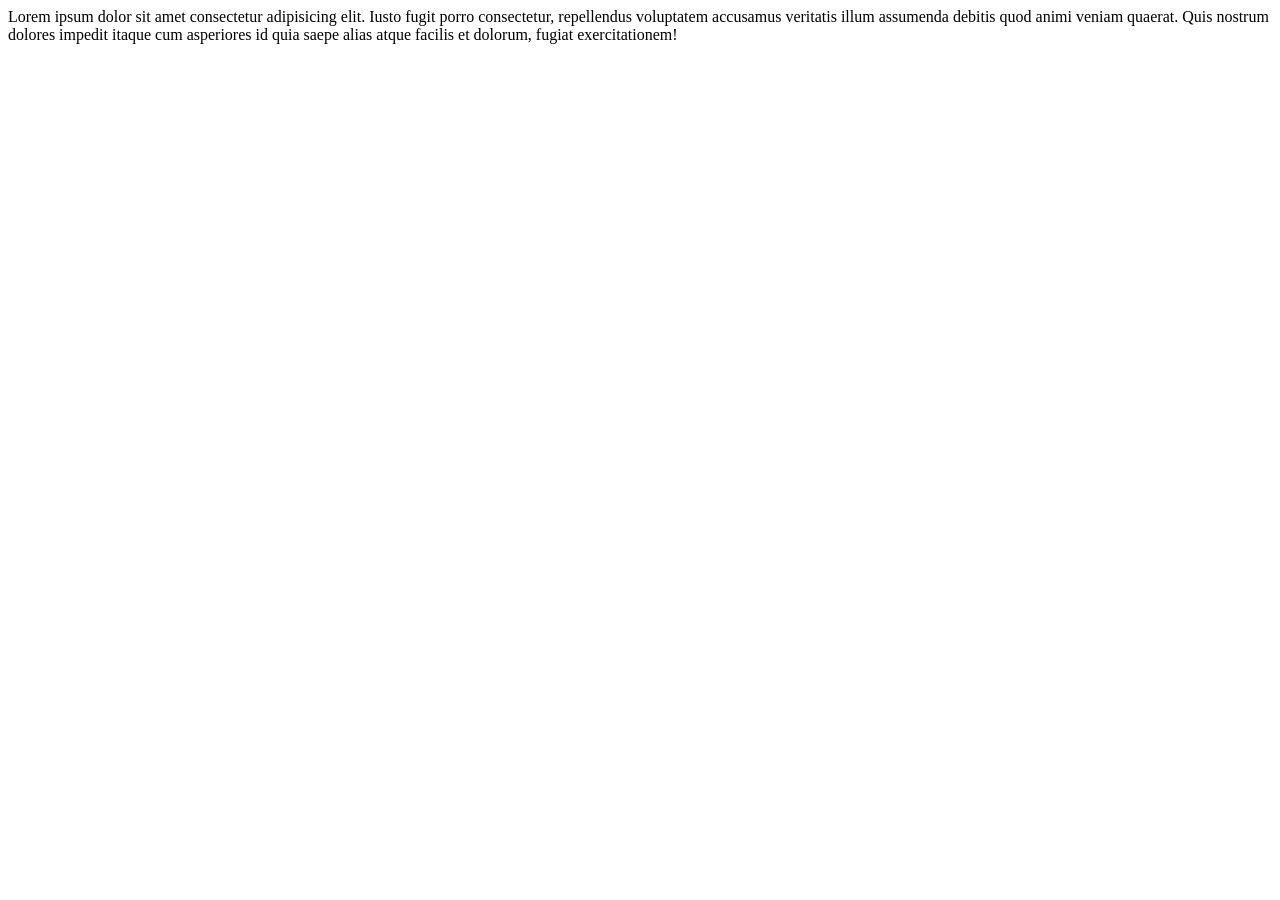
<file: Day 1/index.html>
<!DOCTYPE html>
<html lang="en">
<head>
    <meta charset="UTF-8">
    <meta name="viewport" content="width=device-width, initial-scale=1.0">
    <title>Document</title>
</head>
<body>
    Lorem ipsum dolor sit amet consectetur adipisicing elit. Iusto fugit porro consectetur, repellendus voluptatem accusamus veritatis illum assumenda debitis quod animi veniam quaerat. Quis nostrum dolores impedit itaque cum asperiores id quia saepe alias atque facilis et dolorum, fugiat exercitationem!
</body>
</html>
</file>
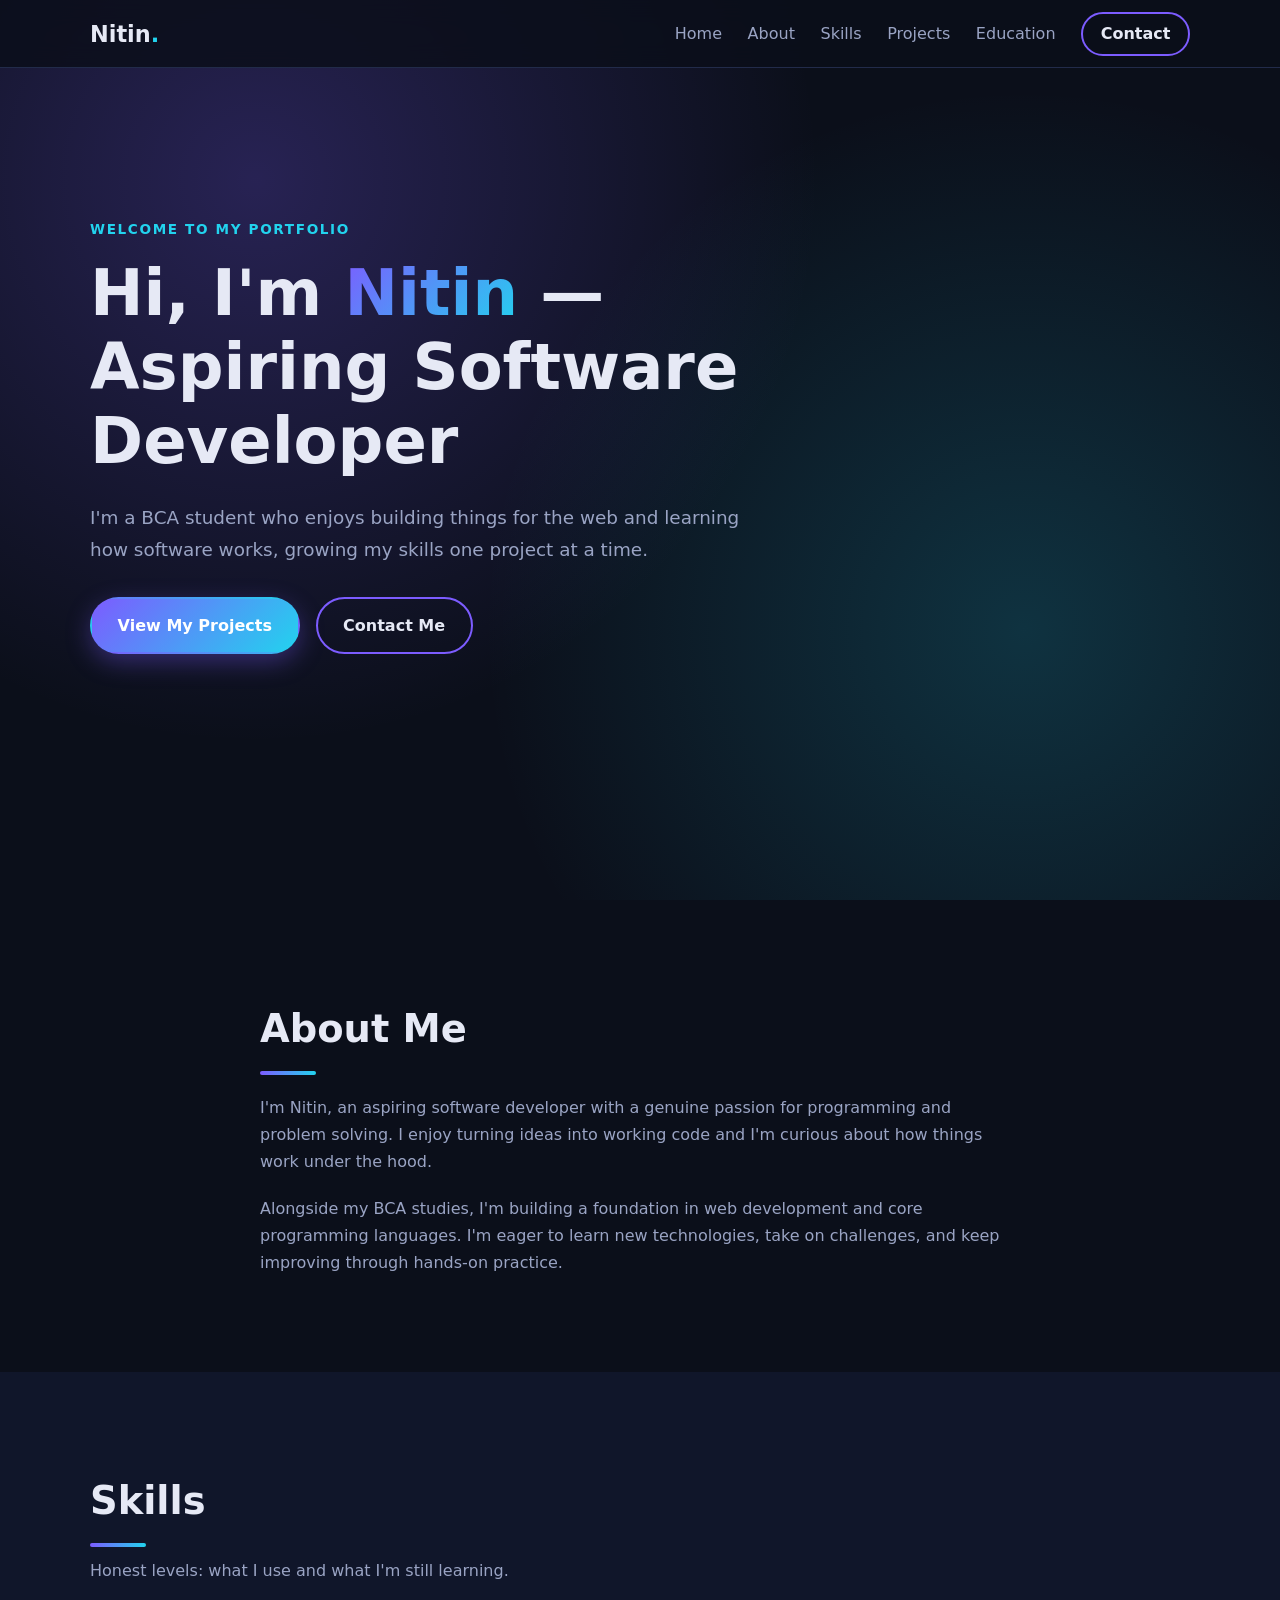
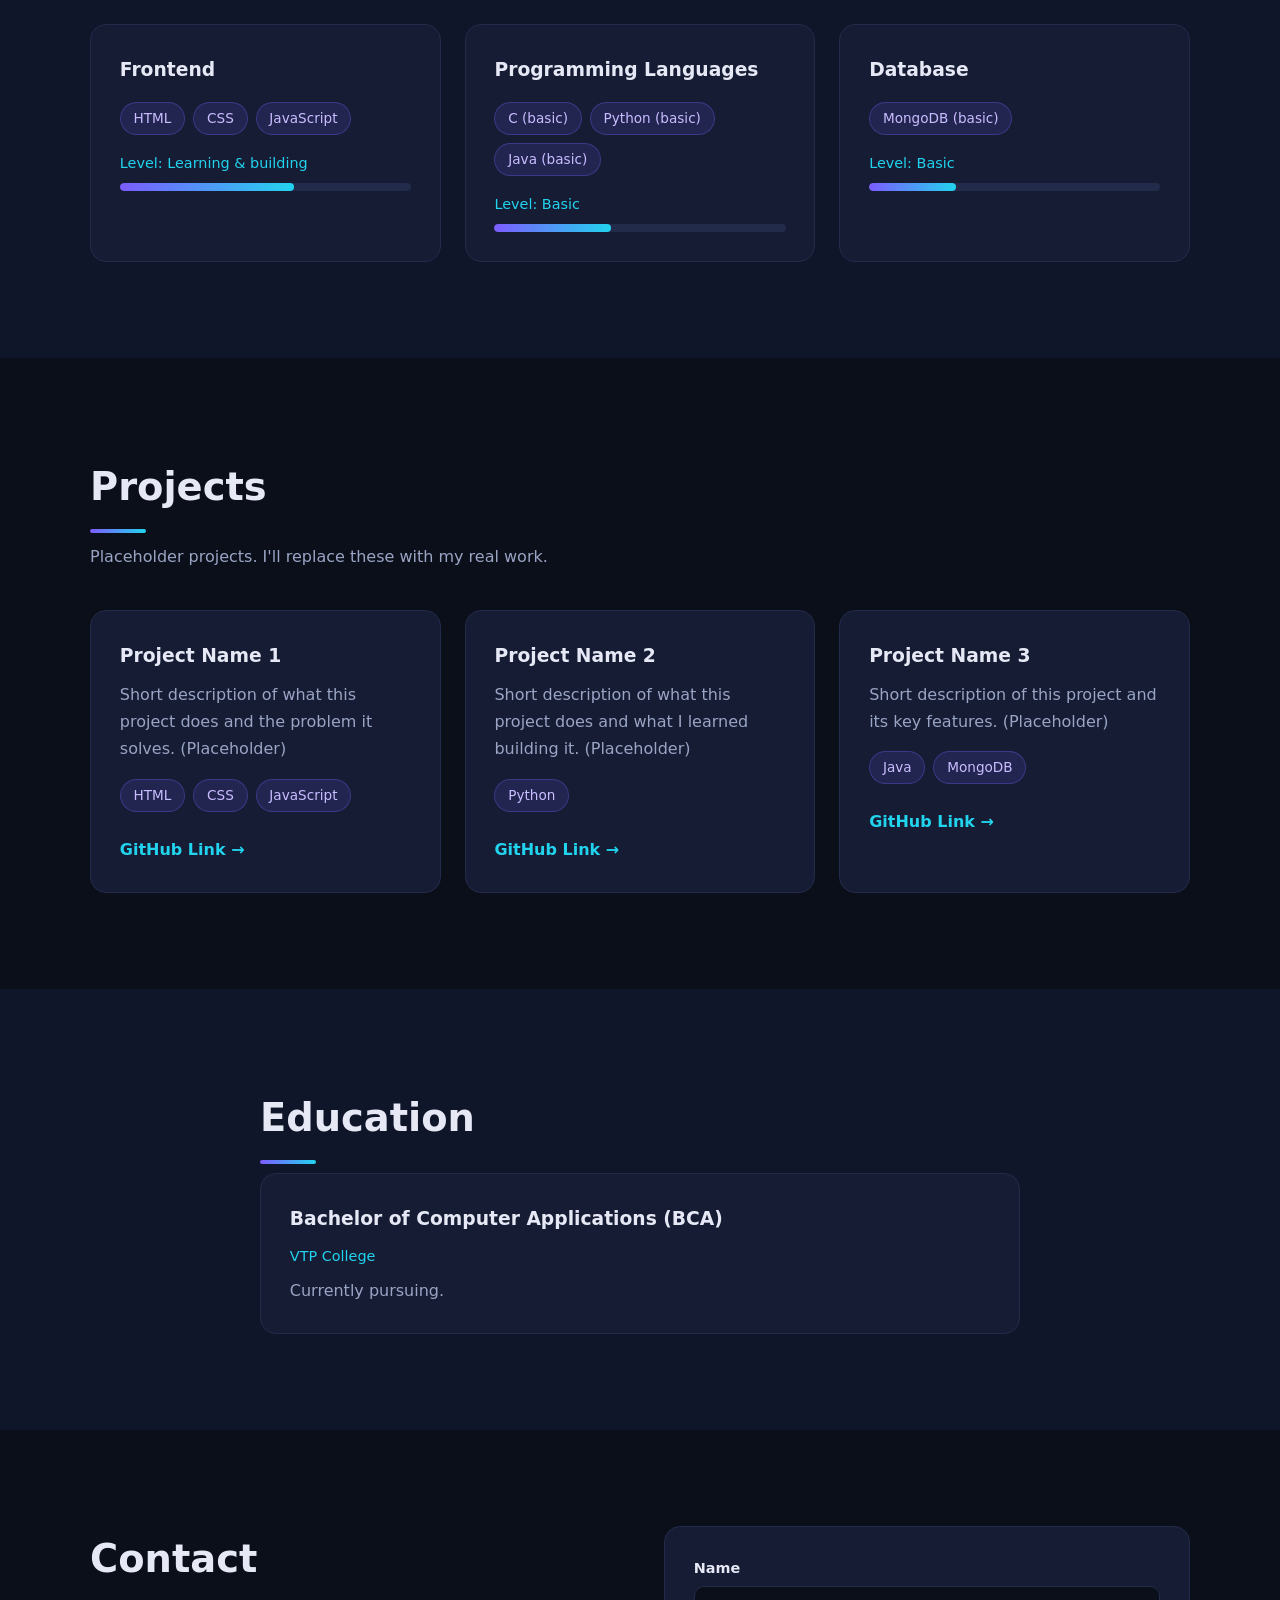
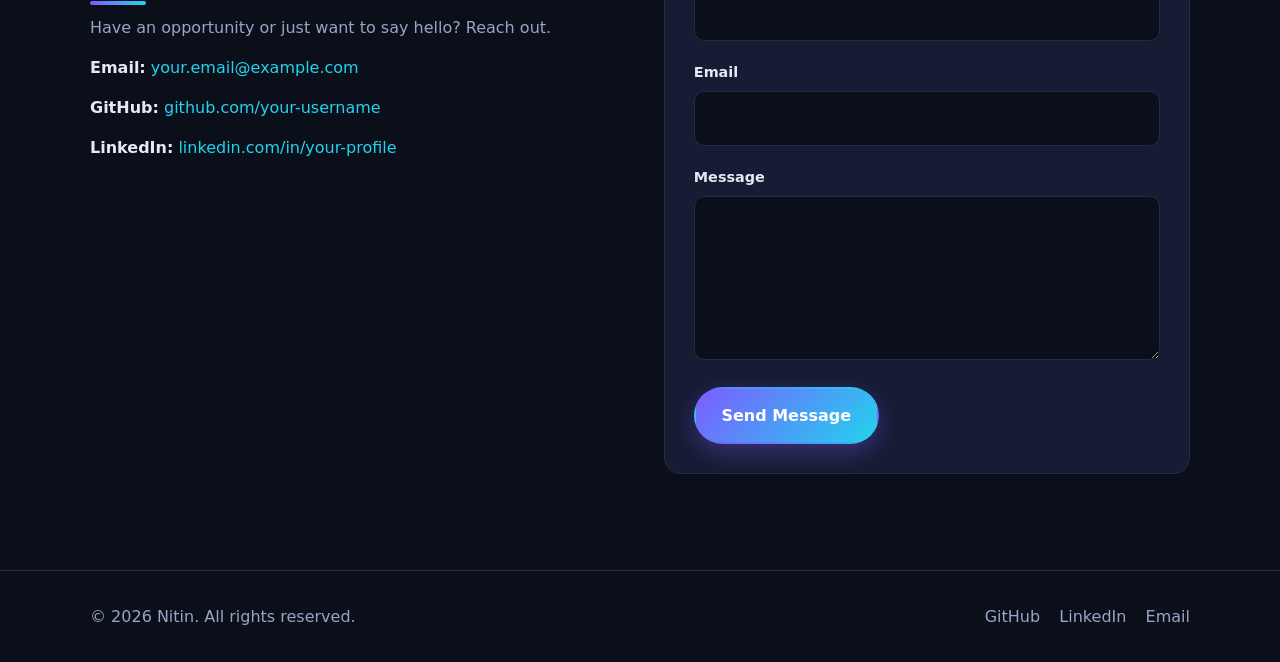
<file: Day-2/level0/demo.html>
<!DOCTYPE html>
<html lang="en">
<head>
<meta charset="UTF-8">
<meta name="viewport" content="width=device-width, initial-scale=1">
<title>Nitin | Aspiring Software Developer</title>
<meta name="description" content="Portfolio of Nitin, an aspiring software developer and BCA student at VTP College.">
<meta name="theme-color" content="#0b0f1a">
<style>
:root{--bg:#0b0f1a;--bg2:#10162a;--card:#151c33;--bd:#222b4a;--tx:#e6e9f5;--mu:#9aa4c4;--a1:#7c5cff;--a2:#22d3ee}
*{box-sizing:border-box;margin:0;padding:0}
html{scroll-behavior:smooth;scroll-padding-top:70px}
body{font-family:system-ui,-apple-system,"Segoe UI",Roboto,sans-serif;background:var(--bg);color:var(--tx);line-height:1.7}
a{color:inherit;text-decoration:none}ul{list-style:none}
:focus-visible{outline:3px solid var(--a2);outline-offset:3px}
.wrap{width:min(1100px,92%);margin:auto}
.skip{position:absolute;left:-999px}.skip:focus{left:8px;top:8px;background:var(--a1);padding:8px 14px;border-radius:8px;z-index:99}

/* Header + CSS-only mobile menu */
header{position:fixed;inset:0 0 auto;height:68px;z-index:50;background:rgba(11,15,26,.85);backdrop-filter:blur(12px);border-bottom:1px solid var(--bd)}
nav{display:flex;align-items:center;justify-content:space-between;height:68px}
.logo{font-weight:800;font-size:1.4rem}.logo b{color:var(--a2)}
nav ul{display:flex;align-items:center;gap:1.6rem}
nav ul a{color:var(--mu);transition:color .2s}nav ul a:hover{color:var(--tx)}
#menu{position:absolute;opacity:0;pointer-events:none}
.burger{display:none;cursor:pointer;width:42px;height:42px;flex-direction:column;justify-content:center;align-items:center;gap:6px}
.burger i{width:24px;height:2px;background:var(--tx);transition:.3s}
#menu:focus-visible+.burger{outline:3px solid var(--a2)}
#menu:checked+.burger i:nth-child(1){transform:translateY(8px) rotate(45deg)}
#menu:checked+.burger i:nth-child(2){opacity:0}
#menu:checked+.burger i:nth-child(3){transform:translateY(-8px) rotate(-45deg)}

.btn{display:inline-block;padding:.8rem 1.6rem;border-radius:999px;font-weight:600;border:2px solid transparent;cursor:pointer;font:inherit;font-weight:600;transition:transform .2s,box-shadow .2s,background .2s}
.btn:hover{transform:translateY(-3px)}
.pri{background:linear-gradient(135deg,var(--a1),var(--a2));color:#fff;box-shadow:0 8px 24px rgba(124,92,255,.35)}
.pri:hover{box-shadow:0 12px 30px rgba(34,211,238,.35)}
.out{border-color:var(--a1)}.out:hover{background:rgba(124,92,255,.15)}
nav ul .sm{padding:.4rem 1.1rem;border-color:var(--a1);color:var(--tx)}nav ul .sm:hover{background:var(--a1)}

/* Hero */
.hero{min-height:100vh;display:flex;align-items:center;padding-top:68px;background:radial-gradient(circle at 20% 20%,rgba(124,92,255,.25),transparent 45%),radial-gradient(circle at 80% 70%,rgba(34,211,238,.18),transparent 45%)}
.eyebrow{color:var(--a2);font-weight:600;letter-spacing:.12em;text-transform:uppercase;font-size:.85rem;margin-bottom:1rem}
h1{font-size:clamp(2.2rem,6vw,4rem);line-height:1.15;max-width:18ch}
.grad{background:linear-gradient(135deg,var(--a1),var(--a2));-webkit-background-clip:text;background-clip:text;color:transparent}
.lead{color:var(--mu);font-size:1.15rem;max-width:56ch;margin:1.5rem 0 2rem}
.acts{display:flex;flex-wrap:wrap;gap:1rem}
.hero .wrap>*{animation:up .8s both}.hero .wrap>:nth-child(2){animation-delay:.1s}.hero .wrap>:nth-child(3){animation-delay:.2s}.hero .wrap>:nth-child(4){animation-delay:.3s}
@keyframes up{from{opacity:0;transform:translateY(24px)}to{opacity:1;transform:none}}

/* Sections */
section{padding:6rem 0}.alt{background:var(--bg2)}
h2{font-size:clamp(1.8rem,4vw,2.4rem);margin-bottom:.6rem}
h2::after{content:"";display:block;width:56px;height:4px;margin-top:.6rem;border-radius:4px;background:linear-gradient(90deg,var(--a1),var(--a2))}
.sub{color:var(--mu);margin-bottom:2.5rem}
.narrow{width:min(760px,92%);margin:auto}
#about p{color:var(--mu);margin-top:1.2rem}
.grid{display:grid;gap:1.5rem;grid-template-columns:repeat(auto-fit,minmax(250px,1fr))}
.card{background:var(--card);border:1px solid var(--bd);border-radius:16px;padding:1.8rem;transition:transform .3s,border-color .3s,box-shadow .3s}
.card:hover{transform:translateY(-6px);border-color:var(--a1);box-shadow:0 16px 40px rgba(0,0,0,.4)}
.card h3{margin-bottom:.6rem}.card p{color:var(--mu)}
.tags{display:flex;flex-wrap:wrap;gap:.5rem;margin:1rem 0}
.tags li{font-size:.85rem;padding:.25rem .8rem;border-radius:999px;background:rgba(124,92,255,.15);color:#c9bdff;border:1px solid rgba(124,92,255,.3)}
.lvl{font-size:.9rem;color:var(--a2)!important;margin-bottom:.5rem}
.bar{height:8px;border-radius:8px;background:var(--bd);overflow:hidden}
.bar span{display:block;height:100%;border-radius:8px;background:linear-gradient(90deg,var(--a1),var(--a2));animation:fill 1.4s ease both}
@keyframes fill{from{width:0}}
.lnk{display:inline-block;margin-top:.5rem;color:var(--a2);font-weight:600}.lnk:hover{text-decoration:underline}

/* Contact */
.contact{display:grid;gap:3rem;grid-template-columns:1fr 1fr;align-items:start}
.contact li{margin-top:.8rem}.contact li a{color:var(--a2)}.contact li a:hover{text-decoration:underline}
.contact>div>p{color:var(--mu)}
label{display:block;margin:0 0 .4rem;font-weight:600;font-size:.9rem}
.f{margin-bottom:1.2rem}
input,textarea{width:100%;padding:.8rem 1rem;border-radius:10px;border:1px solid var(--bd);background:var(--bg);color:var(--tx);font:inherit}
input:focus,textarea:focus{border-color:var(--a2);outline:none;box-shadow:0 0 0 3px rgba(34,211,238,.2)}
input:user-invalid,textarea:user-invalid{border-color:#ff7b8a}

footer{border-top:1px solid var(--bd);padding:2rem 0;color:var(--mu)}
.fi{display:flex;flex-wrap:wrap;gap:1rem;justify-content:space-between;align-items:center}
.soc{display:flex;gap:1.2rem}.soc a:hover{color:var(--a2)}

@media(max-width:820px){
 .burger{display:flex}
 nav ul{position:fixed;top:68px;left:0;right:0;flex-direction:column;gap:1.2rem;padding:2rem;background:var(--bg2);border-bottom:1px solid var(--bd);transform:translateY(-130%);visibility:hidden;transition:transform .3s,visibility .3s}
 #menu:checked~ul{transform:none;visibility:visible}
 .contact{grid-template-columns:1fr}
 section{padding:4.5rem 0}
}
@media(prefers-reduced-motion:reduce){html{scroll-behavior:auto}*{animation:none!important;transition:none!important}}
</style>
</head>
<body>
<a class="skip" href="#main">Skip to content</a>

<header>
 <nav class="wrap" aria-label="Main navigation">
  <a href="#home" class="logo">Nitin<b>.</b></a>
  <input type="checkbox" id="menu" aria-label="Toggle menu">
  <label for="menu" class="burger" aria-hidden="true"><i></i><i></i><i></i></label>
  <ul>
   <li><a href="#home">Home</a></li>
   <li><a href="#about">About</a></li>
   <li><a href="#skills">Skills</a></li>
   <li><a href="#projects">Projects</a></li>
   <li><a href="#education">Education</a></li>
   <li><a href="#contact" class="btn sm">Contact</a></li>
  </ul>
 </nav>
</header>

<main id="main">
 <section id="home" class="hero">
  <div class="wrap">
   <p class="eyebrow">Welcome to my portfolio</p>
   <h1>Hi, I'm <span class="grad">Nitin</span> — Aspiring Software Developer</h1>
   <p class="lead">I'm a BCA student who enjoys building things for the web and learning how software works, growing my skills one project at a time.</p>
   <div class="acts">
    <a href="#projects" class="btn pri">View My Projects</a>
    <a href="#contact" class="btn out">Contact Me</a>
   </div>
  </div>
 </section>

 <section id="about">
  <div class="narrow">
   <h2>About Me</h2>
   <p>I'm Nitin, an aspiring software developer with a genuine passion for programming and problem solving. I enjoy turning ideas into working code and I'm curious about how things work under the hood.</p>
   <p>Alongside my BCA studies, I'm building a foundation in web development and core programming languages. I'm eager to learn new technologies, take on challenges, and keep improving through hands-on practice.</p>
  </div>
 </section>

 <section id="skills" class="alt">
  <div class="wrap">
   <h2>Skills</h2>
   <p class="sub">Honest levels: what I use and what I'm still learning.</p>
   <div class="grid">
    <article class="card"><h3>Frontend</h3>
     <ul class="tags"><li>HTML</li><li>CSS</li><li>JavaScript</li></ul>
     <p class="lvl">Level: Learning &amp; building</p>
     <div class="bar" role="img" aria-label="Frontend: learning and building"><span style="width:60%"></span></div></article>
    <article class="card"><h3>Programming Languages</h3>
     <ul class="tags"><li>C (basic)</li><li>Python (basic)</li><li>Java (basic)</li></ul>
     <p class="lvl">Level: Basic</p>
     <div class="bar" role="img" aria-label="Programming languages: basic"><span style="width:40%"></span></div></article>
    <article class="card"><h3>Database</h3>
     <ul class="tags"><li>MongoDB (basic)</li></ul>
     <p class="lvl">Level: Basic</p>
     <div class="bar" role="img" aria-label="Database: basic"><span style="width:30%"></span></div></article>
   </div>
  </div>
 </section>

 <section id="projects">
  <div class="wrap">
   <h2>Projects</h2>
   <p class="sub">Placeholder projects. I'll replace these with my real work.</p>
   <div class="grid">
    <article class="card"><h3>Project Name 1</h3><p>Short description of what this project does and the problem it solves. (Placeholder)</p>
     <ul class="tags"><li>HTML</li><li>CSS</li><li>JavaScript</li></ul>
     <a class="lnk" href="#" target="_blank" rel="noopener">GitHub Link →</a></article>
    <article class="card"><h3>Project Name 2</h3><p>Short description of what this project does and what I learned building it. (Placeholder)</p>
     <ul class="tags"><li>Python</li></ul>
     <a class="lnk" href="#" target="_blank" rel="noopener">GitHub Link →</a></article>
    <article class="card"><h3>Project Name 3</h3><p>Short description of this project and its key features. (Placeholder)</p>
     <ul class="tags"><li>Java</li><li>MongoDB</li></ul>
     <a class="lnk" href="#" target="_blank" rel="noopener">GitHub Link →</a></article>
   </div>
  </div>
 </section>

 <section id="education" class="alt">
  <div class="narrow">
   <h2>Education</h2>
   <article class="card"><h3>Bachelor of Computer Applications (BCA)</h3>
    <p class="lvl">VTP College</p><p>Currently pursuing.</p></article>
  </div>
 </section>

 <section id="contact">
  <div class="wrap contact">
   <div>
    <h2>Contact</h2>
    <p>Have an opportunity or just want to say hello? Reach out.</p>
    <ul>
     <li><strong>Email:</strong> <a href="mailto:your.email@example.com">your.email@example.com</a></li>
     <li><strong>GitHub:</strong> <a href="https://github.com/your-username" target="_blank" rel="noopener">github.com/your-username</a></li>
     <li><strong>LinkedIn:</strong> <a href="https://linkedin.com/in/your-profile" target="_blank" rel="noopener">linkedin.com/in/your-profile</a></li>
    </ul>
   </div>
   <!-- Opens the visitor's email app. Replace the address with yours. -->
   <form class="card" action="mailto:your.email@example.com" method="post" enctype="text/plain">
    <div class="f"><label for="name">Name</label><input id="name" name="name" type="text" autocomplete="name" required minlength="2"></div>
    <div class="f"><label for="email">Email</label><input id="email" name="email" type="email" autocomplete="email" required></div>
    <div class="f"><label for="message">Message</label><textarea id="message" name="message" rows="5" required minlength="10"></textarea></div>
    <button type="submit" class="btn pri">Send Message</button>
   </form>
  </div>
 </section>
</main>

<footer>
 <div class="wrap fi">
  <p>&copy; 2026 Nitin. All rights reserved.</p>
  <ul class="soc">
   <li><a href="https://github.com/your-username" target="_blank" rel="noopener">GitHub</a></li>
   <li><a href="https://linkedin.com/in/your-profile" target="_blank" rel="noopener">LinkedIn</a></li>
   <li><a href="mailto:your.email@example.com">Email</a></li>
  </ul>
 </div>
</footer>
</body>
</html>
</file>
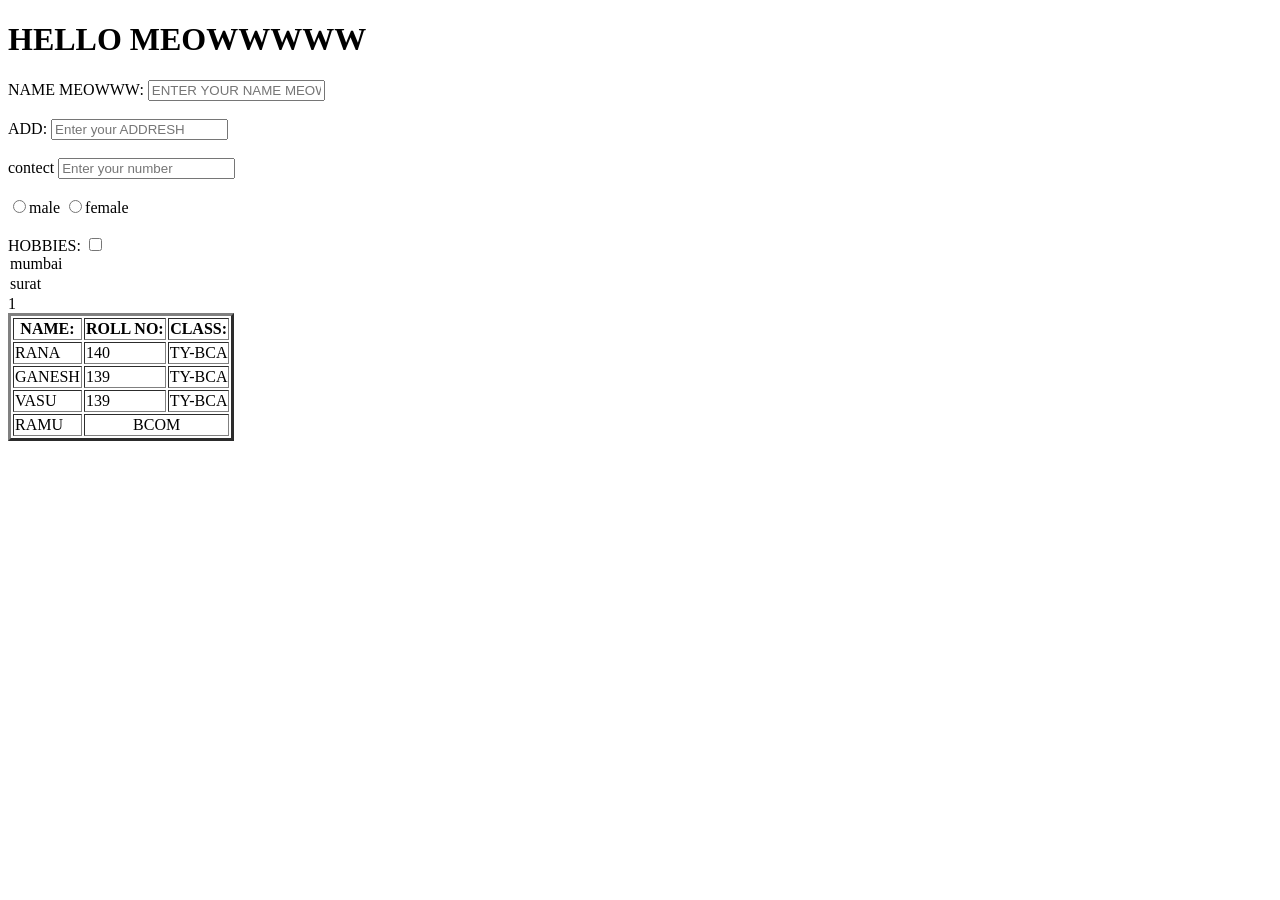
<file: Day-2/level0/Home.html>
<!DOCTYPE html>
<html lang="en">
<head>
    <meta charset="UTF-8">
    <meta name="viewport" content="width=device-width, initial-scale=1.0">
    <title>DEMO</title>
</head>
<form action=""> 
    <body>
        <h1>HELLO MEOWWWWW</h1>
        <label for="name"> NAME MEOWWW:
            <input type="text" for="name" placeholder="ENTER YOUR NAME MEOWWWWW">
        </label><br><br>
        <label for="addresh">ADD:
            <input type="text" for="addresh" placeholder="Enter your ADDRESH"
        </label><br><br>
        <label for="contect">contect
            <input type="numaric" for="number" placeholder="Enter your number" maxlength="10">
        </label><br><br>
        <label for="option">
            <input type="radio" name="gender" >male
            <input type="radio" name="gender">female
        </label><br><br>
        HOBBIES:
        <input type="checkbox" multiple>
        <option id="checkbox" >mumbai</option>
        <option id="checkbox">surat</option>        
        </form>
    
    <table border="3">
        <tr>
            <th>NAME:</th>
            <th>ROLL NO:</th>
            <th>CLASS:</th>
        </tr>
        <tr>
            <td>RANA</td>
            <TD>140</TD>
            <td>TY-BCA</td>
        </tr>
        <tr>
            <td>GANESH</td>
            <td>139</td>
            <td>TY-BCA</td>
        </tr>
        <tr>
            <td>VASU</td>
            <td>139</td>
            <td>TY-BCA</td>
        </tr>  
        1<tr>
            <td>RAMU</td>
            <td colspan="2" style="text-align: center;">BCOM</td>
        </tr>  
        
        </table>
</body>
</html>
</file>
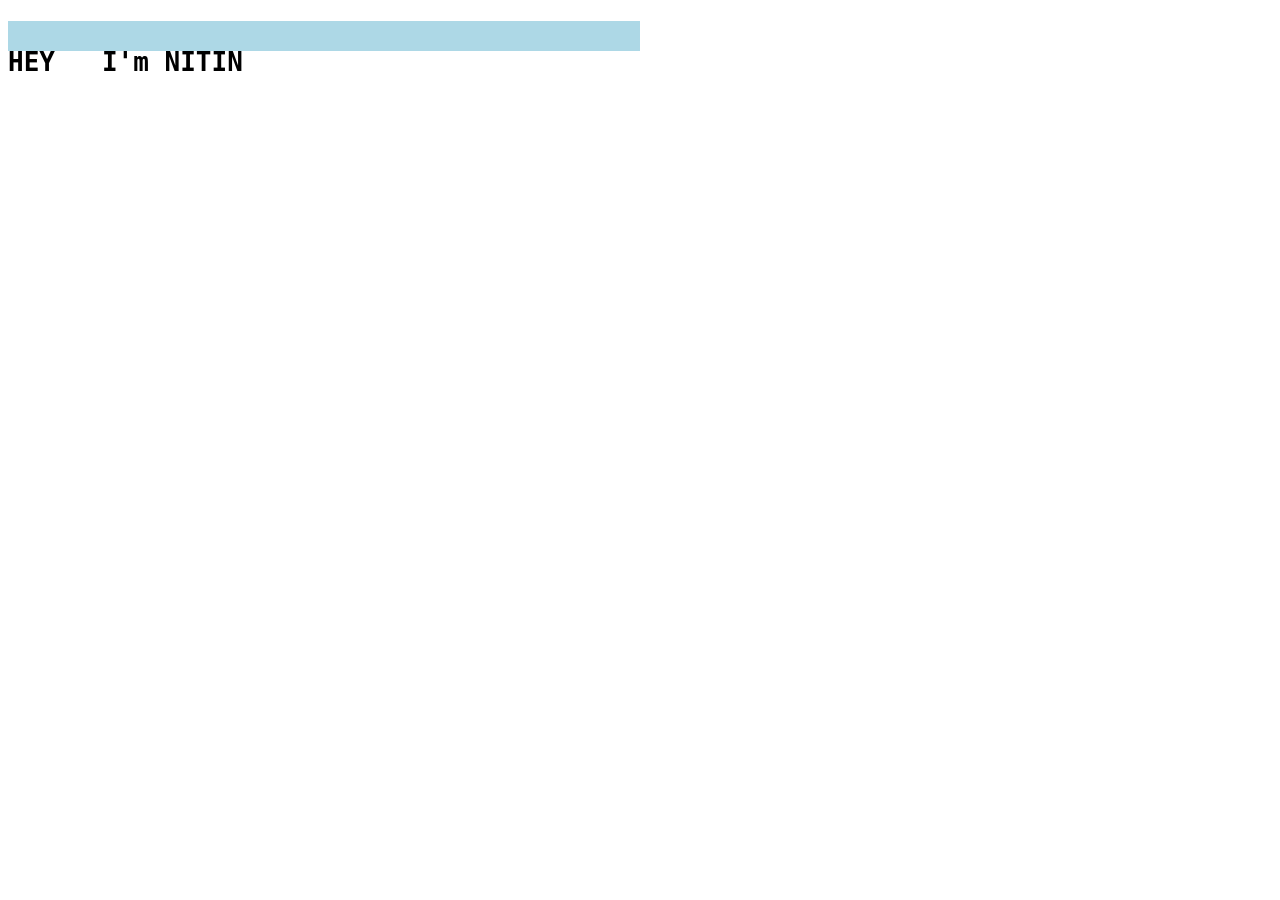
<file: Day-2/level0/portfolio.html>
<!DOCTYPE html>
<html lang="en">

<head>  
    <meta charset="UTF-8">
    <meta name="viewport" content="width=device-width, initial-scale=1.0">
    <title>portfolio</title>
    <link rel="StyleSheet" href="protf.css">
</head>

<body>
    <h1><pre>HEY   I'm NITIN</pre></h1>&nbsp;&nbsp;&nbsp;&nbsp;&nbsp;&nbsp;

    
</body>

</html>
</file>
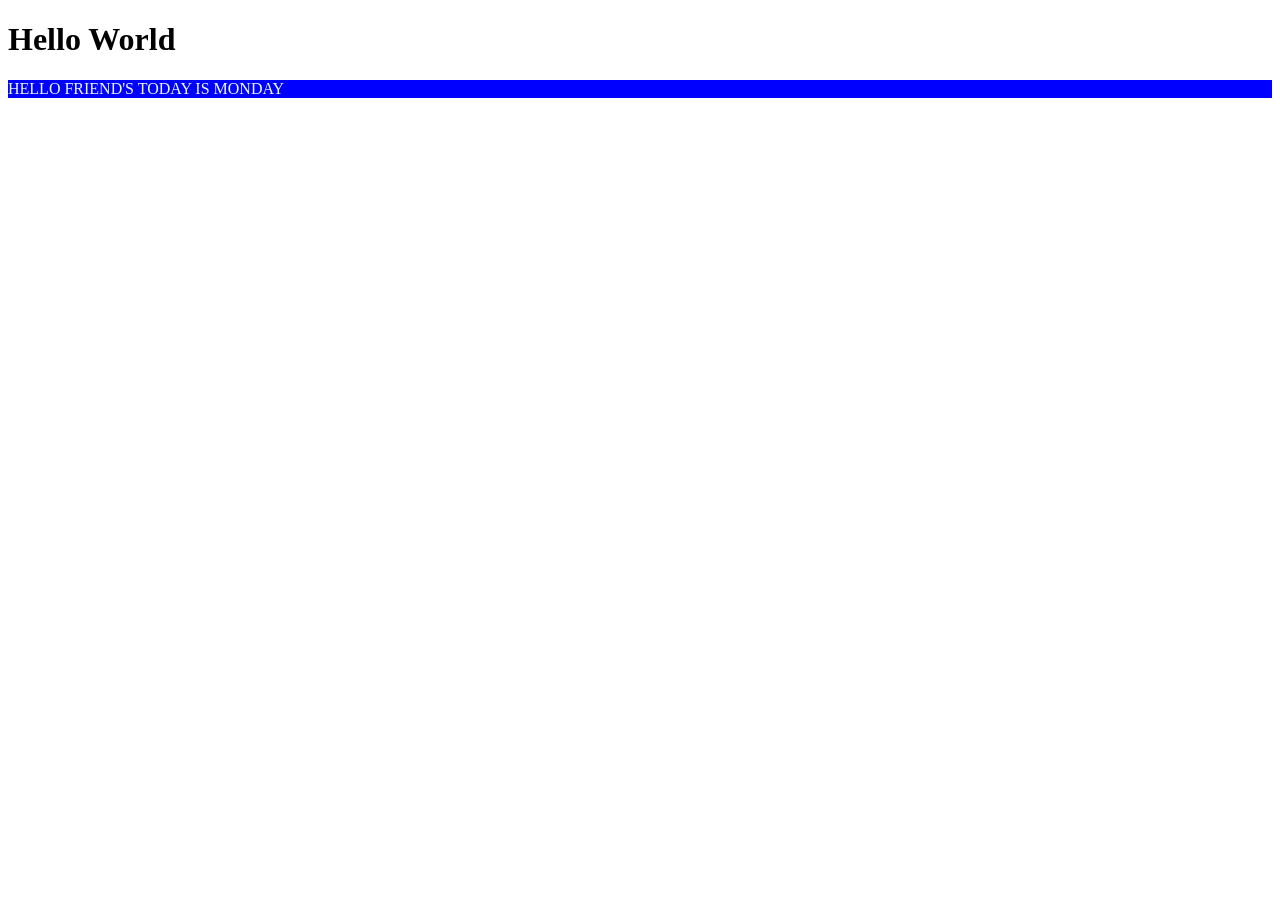
<file: Day-2/level0/Q1.html>
<!DOCTYPE html>
<html lang="en">
<head>
    <meta charset="UTF-8">
    <meta name="viewport" content="width=device-width, initial-scale=1.0">
    <title>Document</title>
    <style>
        #box{
            background-color: blue;
            color: aliceblue;
            /* margin: 0px auto;
            padding: 10px;
            width: 70px;
            height: 10px; */

        }
    </style>
</head>
<body>
    <h1>Hello World</h1>
    <div id="box">
        HELLO FRIEND'S TODAY IS MONDAY
    </div>
</body>
</html>
</file>
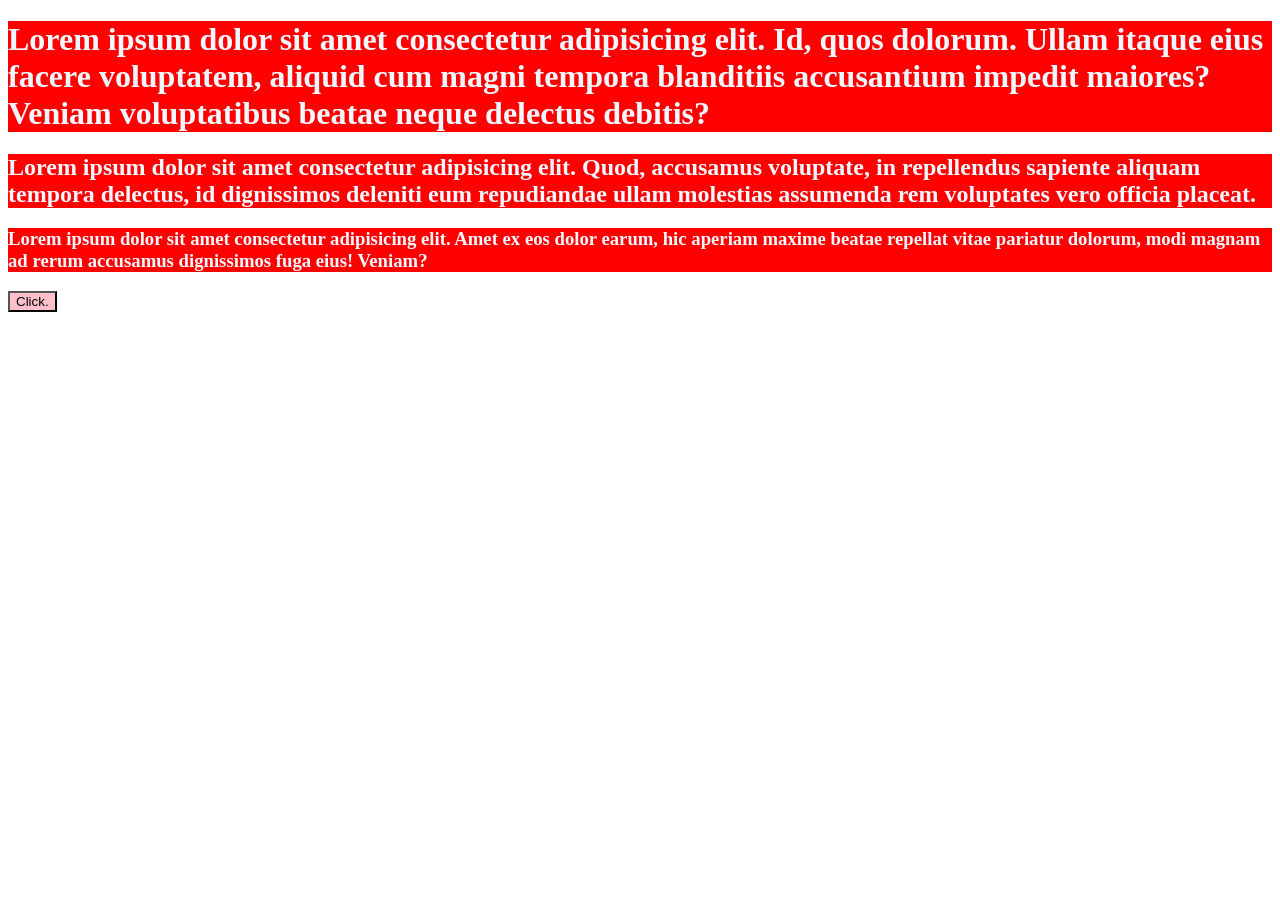
<file: Day-2/level0/Q2.html>
<!DOCTYPE html>
<html lang="en">
<head>
    <meta charset="UTF-8">
    <meta name="viewport" content="width=device-width, initial-scale=1.0">
    <title>Q2</title>
    <style>
        .heading{
            background-color: red;
        }
        h1,h2,h3{
            color: aliceblue;
        }
        button{
            background-color: green;
        }

    </style>
</head>
<body>
    <h1 class="heading">
        Lorem ipsum dolor sit amet consectetur adipisicing elit. Id, quos dolorum. Ullam itaque eius facere voluptatem, aliquid cum magni tempora blanditiis accusantium impedit maiores? Veniam voluptatibus beatae neque delectus debitis?
    </h1>
    <h2 class="heading">
        Lorem ipsum dolor sit amet consectetur adipisicing elit. Quod, accusamus voluptate, in repellendus sapiente aliquam tempora delectus, id dignissimos deleniti eum repudiandae ullam molestias assumenda rem voluptates vero officia placeat.
    </h2>
    <h3 class="heading">
        Lorem ipsum dolor sit amet consectetur adipisicing elit. Amet ex eos dolor earum, hic aperiam maxime beatae repellat vitae pariatur dolorum, modi magnam ad rerum accusamus dignissimos fuga eius! Veniam?
    </h3 >
    <button style="background-color: pink;">Click.</button>
    
</body>
</html>
</file>
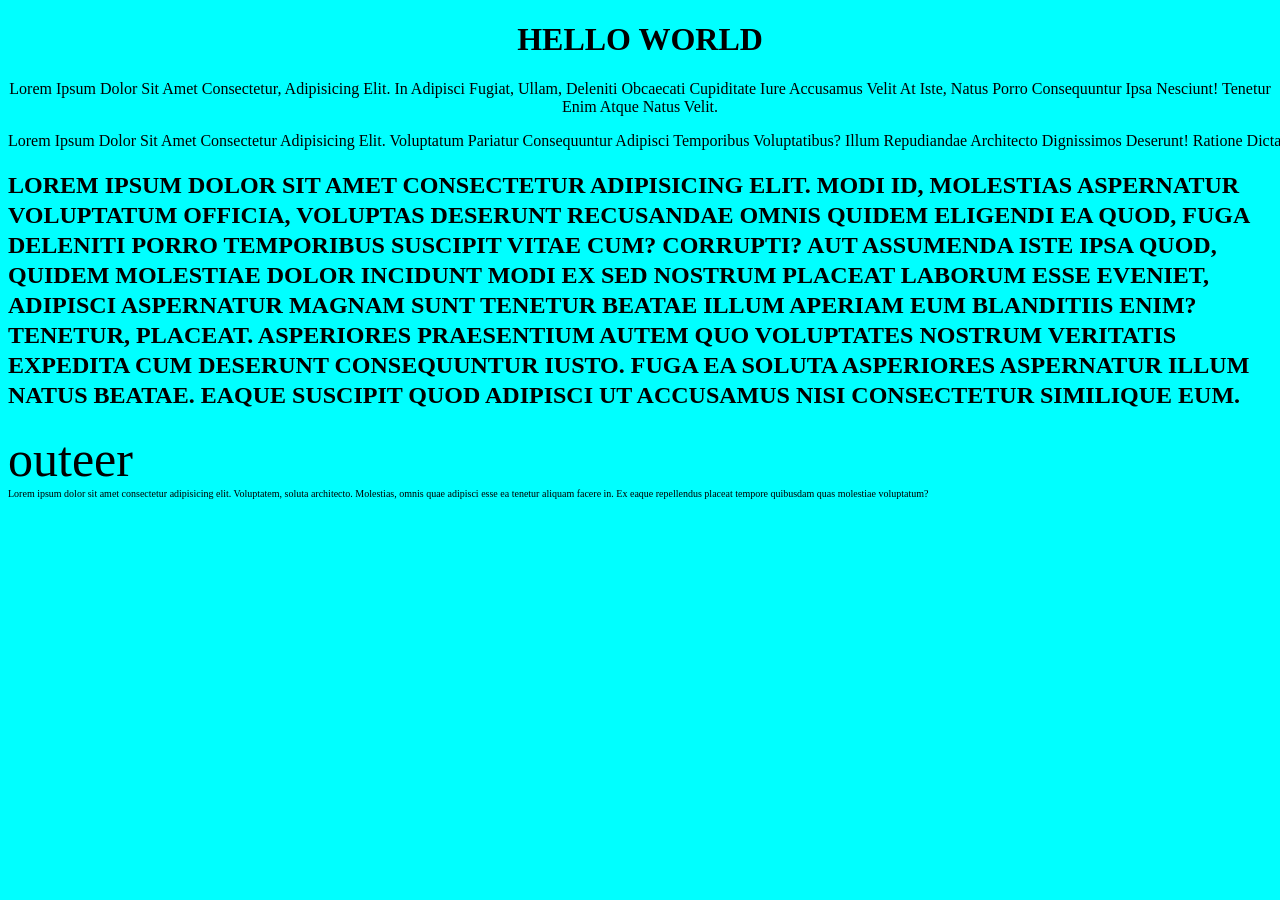
<file: Day-2/level1/demo2.html>
<!DOCTYPE html>
<html lang="en">
<head>
    <meta charset="UTF-8">
    <meta name="viewport" content="width=device-width, initial-scale=1.0">
    <title>Document</title>
    <link rel="StyleSheet" href="demo2.css">
</head>
<body>
    <h1>HELLO WORLD </h1>
    <p>Lorem ipsum dolor sit amet consectetur, adipisicing elit. In adipisci fugiat, ullam, deleniti obcaecati cupiditate iure accusamus velit at iste, natus porro consequuntur ipsa nesciunt! Tenetur enim atque natus velit.</p>
    <pre>Lorem ipsum dolor sit amet consectetur adipisicing elit. Voluptatum pariatur consequuntur adipisci temporibus voluptatibus? Illum repudiandae architecto dignissimos deserunt! Ratione dicta iste consequuntur soluta at eaque excepturi eveniet reiciendis eius.</pre>

    <h2 id="head2">
        Lorem ipsum dolor sit amet consectetur adipisicing elit. Modi id, molestias aspernatur voluptatum officia, voluptas deserunt recusandae omnis quidem eligendi ea quod, fuga deleniti porro temporibus suscipit vitae cum? Corrupti?
        Aut assumenda iste ipsa quod, quidem molestiae dolor incidunt modi ex sed nostrum placeat laborum esse eveniet, adipisci aspernatur magnam sunt tenetur beatae illum aperiam eum blanditiis enim? Tenetur, placeat.
        Asperiores praesentium autem quo voluptates nostrum veritatis expedita cum deserunt consequuntur iusto. Fuga ea soluta asperiores aspernatur illum natus beatae. Eaque suscipit quod adipisci ut accusamus nisi consectetur similique eum.
    </h2>
    <div id="outer"> outeer
        <div id="inner"> Lorem ipsum dolor sit amet consectetur adipisicing elit. Voluptatem, soluta architecto. Molestias, omnis quae adipisci esse ea tenetur aliquam facere in. Ex eaque repellendus placeat tempore quibusdam quas molestiae voluptatum?</div>
    </div>
    
</body>


</html>
</file>
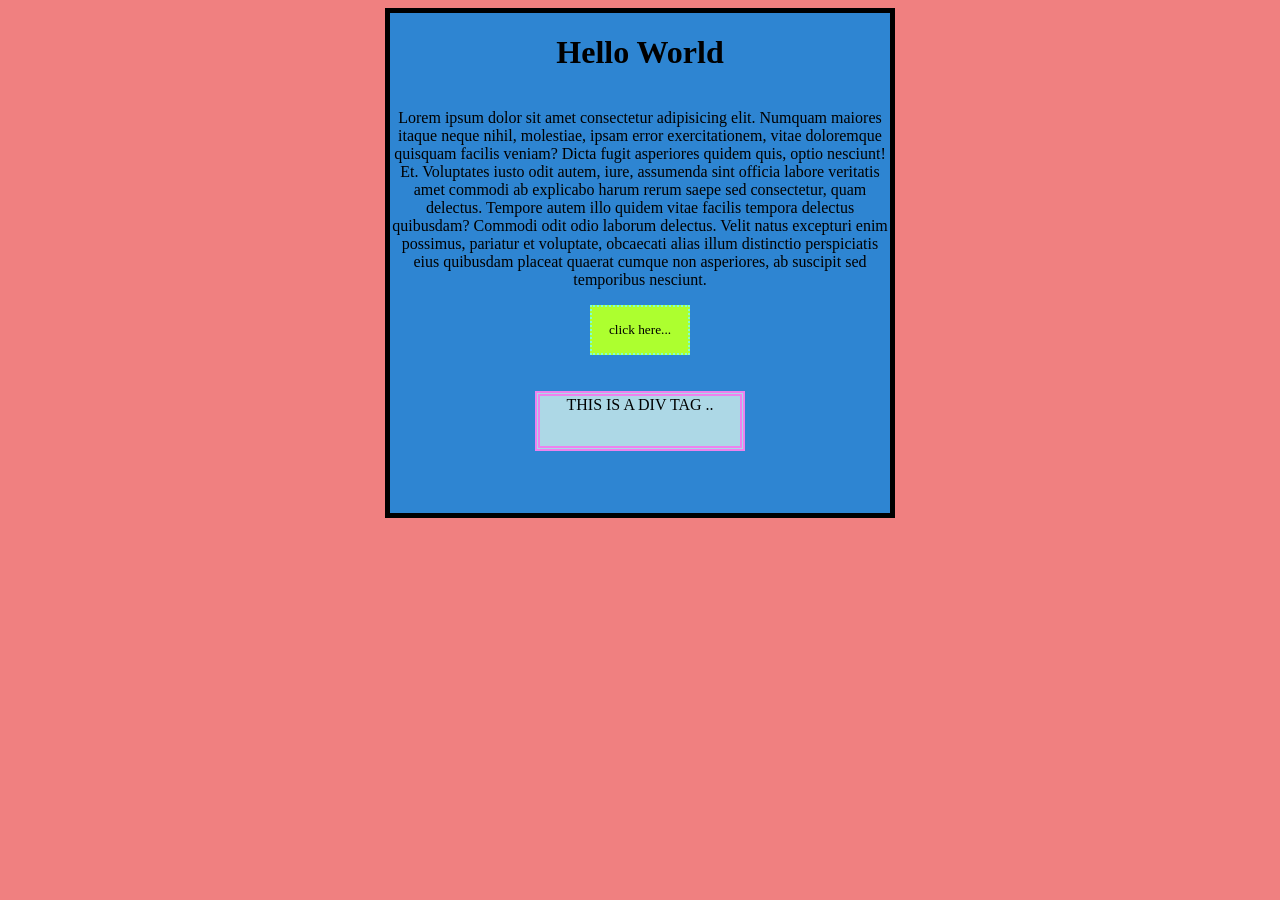
<file: Day-2/level2/home.html>
<!DOCTYPE html>
<html lang="en">

<head>
    <meta charset="UTF-8">
    <meta name="viewport" content="width=device-width, initial-scale=1.0">
    <title>Document</title>
    <link rel="StyleSheet" href="home.css">
</head>

<body>
    <div class="allcontent">
        <h1>Hello World</h1>
        <p>Lorem ipsum dolor sit amet consectetur adipisicing elit. Numquam maiores itaque neque nihil, molestiae, ipsam
            error exercitationem, vitae doloremque quisquam facilis veniam? Dicta fugit asperiores quidem quis, optio
            nesciunt! Et.
            Voluptates iusto odit autem, iure, assumenda sint officia labore veritatis amet commodi ab explicabo harum
            rerum saepe sed consectetur, quam delectus. Tempore autem illo quidem vitae facilis tempora delectus
            quibusdam?
            Commodi odit odio laborum delectus. Velit natus excepturi enim possimus, pariatur et voluptate, obcaecati
            alias illum distinctio perspiciatis eius quibusdam placeat quaerat cumque non asperiores, ab suscipit sed
            temporibus nesciunt.</p>
        <button>click here...</button><br><br>
        <div id="dlast">
            THIS IS A DIV TAG ..
        </div>
    </div>
</body>

</html>
</file>
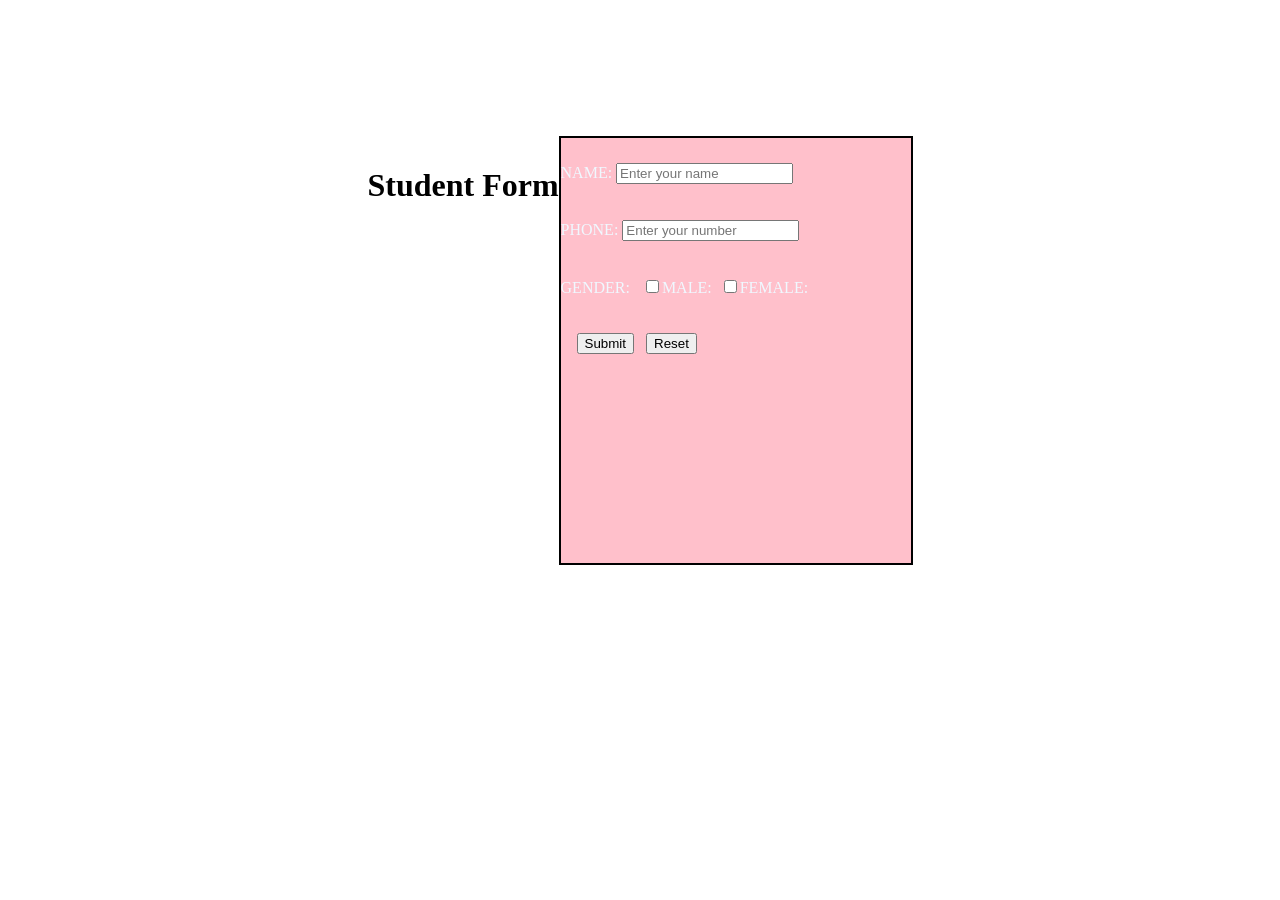
<file: Day-2/level2/try.html>
<!DOCTYPE html>
<html lang="en">
<head>
    <meta charset="UTF-8">
    <meta name="viewport" content="width=device-width, initial-scale=1.0">
    <title>Document</title>
    <link rel="StyleSheet"  href="try.css">
</head>
<body>
    <h1>Student Form</h1><br><br><br>
    <form action="get">
        <div class="container">
            <div id="name">
                NAME:
                <input type="text" placeholder="Enter your name " >
            </div><br><br>
            <div id="phone">
                PHONE:
                <input type="text" maxlength="10" minlength="10" placeholder="Enter your number">
            </div><br><br>
            <div id="gender">
                GENDER:&nbsp;&nbsp;
                <input type="checkbox">MALE:&nbsp;
                <input type="checkbox">FEMALE:
            </div><br><br>
            <div id="button">&nbsp;&nbsp;&nbsp;
                <input type="submit">&nbsp;&nbsp;
                <input type="reset">
            </div>
        </div>
    </form>
    
</body>
</html>
</file>
<file: Day-2/level0/protf.css>
h1{
    position: relative;
    text-align: center;
    display: flex;
    padding: left 0%;x: 10px;
    border: 20px;
    height: 30px;
    width: 50%;
    background-color: lightblue;
}
</file>
<file: Day-2/level1/demo2.css>
*{
    font-family: 'Times New Roman', Times, serif;
}

body{
    background-color: aqua; 
    color: aliceblue;
}
h1,p,pre{
    text-align: center;
    text-transform: capitalize;
    color: black;
}
#head2{
    color: black;
    text-transform: uppercase;
    line-height: 30px;
}
#outer{
    font-size:50px;
    color: black;
}
#inner{
    font-size: 10px;
}
</file>
<file: Day-2/level2/home.css>
* {
    font-family: 'Times New Roman', Times, serif;
    /* background-color: rgb(218, 46, 129); */
}

body {
    font-family: 'Times New Roman', Times, serif;
    background-color: lightcoral;
    display: flex;
   justify-content: center;  /* this is use ti center the all item in main page */
    /* align-items: center;
    text-align: center; */
}

.allcontent {
    height: 500px;
    width: 500px;
    border-style: solid;
    border-width: 5px;
    border-color: black;
    text-align: center;
    display: flex;
    flex-direction: column;
    align-items: center;
    background-color: rgb(46, 133, 210);
}
button {
    height: 50px;
    width: 100px;
    background-color: greenyellow;
    border-style: dotted;
    border-width: 2px;
    border-color: aquamarine;
}

#dlast{
    height: 50px;
    width: 200px;
    border-style: double;
    border-width: 5px;
    border-color: violet;
    text-align: center;
    align-items: center;
    background-color: lightblue;
}
</file>
<file: Day-2/level2/try.css>
.container{
    height: 400px;
    width: 350px;
    border: 2px solid black;
    padding-top: 25px;
    text-align: left;
    background-color: pink;
    color: aliceblue;
}
body{
  display: flex;
  padding-top: 10%;
  justify-content: center;
}
h1{
    margin-bottom: 15px;
    display: flex;
    padding-top: 10px;
    justify-content: center;
    
}
</file>
